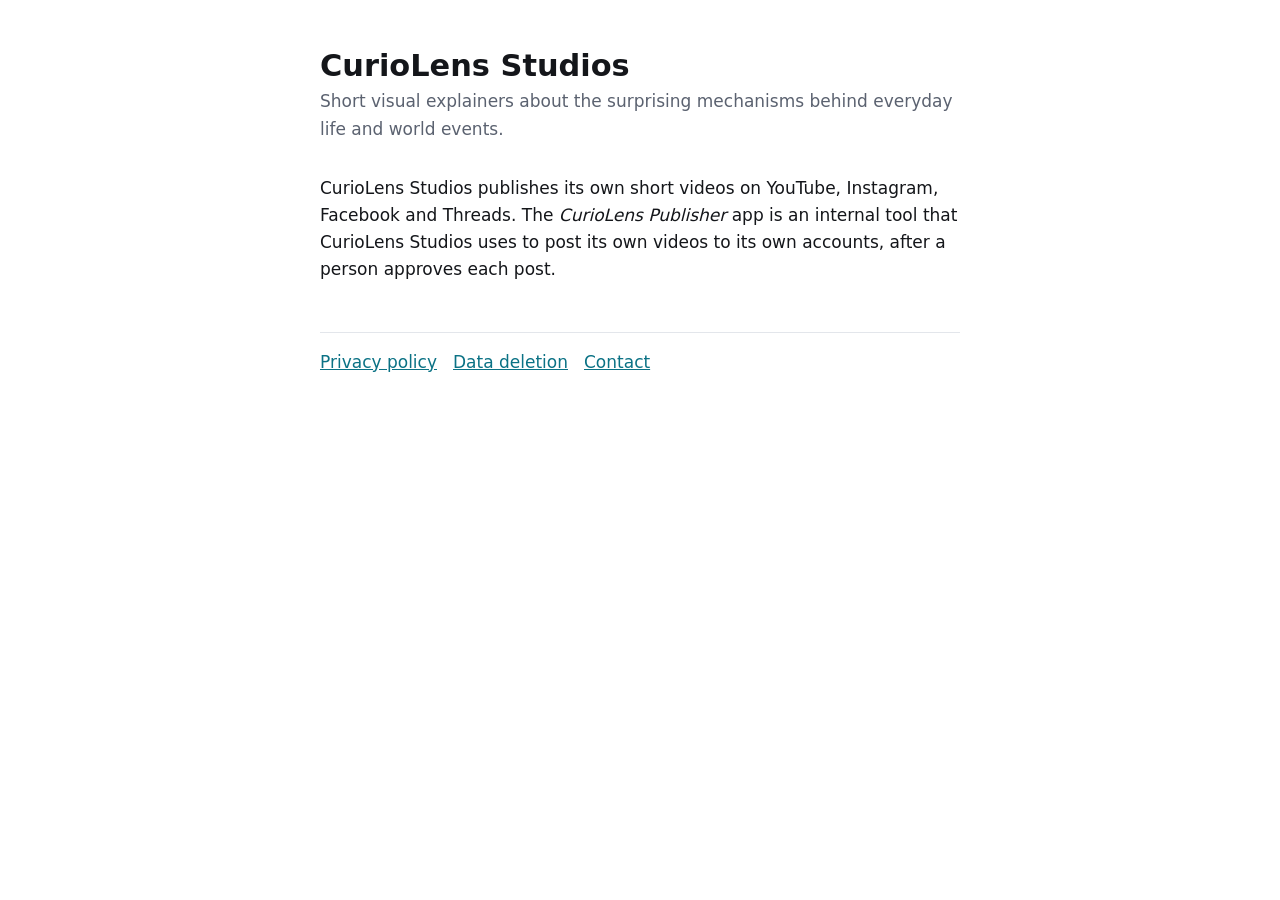
<file: index.html>
<!doctype html>
<html lang="en">
<head>
<meta charset="utf-8">
<meta name="viewport" content="width=device-width, initial-scale=1">
<title>CurioLens Studios</title>
<link rel="stylesheet" href="style.css">
</head>
<body>
<main>
<h1>CurioLens Studios</h1>
<p class="meta">Short visual explainers about the surprising mechanisms behind everyday life and world events.</p>
<p>CurioLens Studios publishes its own short videos on YouTube, Instagram, Facebook and Threads. The <em>CurioLens Publisher</em> app is an internal tool that CurioLens Studios uses to post its own videos to its own accounts, after a person approves each post.</p>
<nav><a href="privacy.html">Privacy policy</a><a href="data-deletion.html">Data deletion</a><a href="mailto:curiolens.makers@gmail.com">Contact</a></nav>
</main>
</body>
</html>
</file>
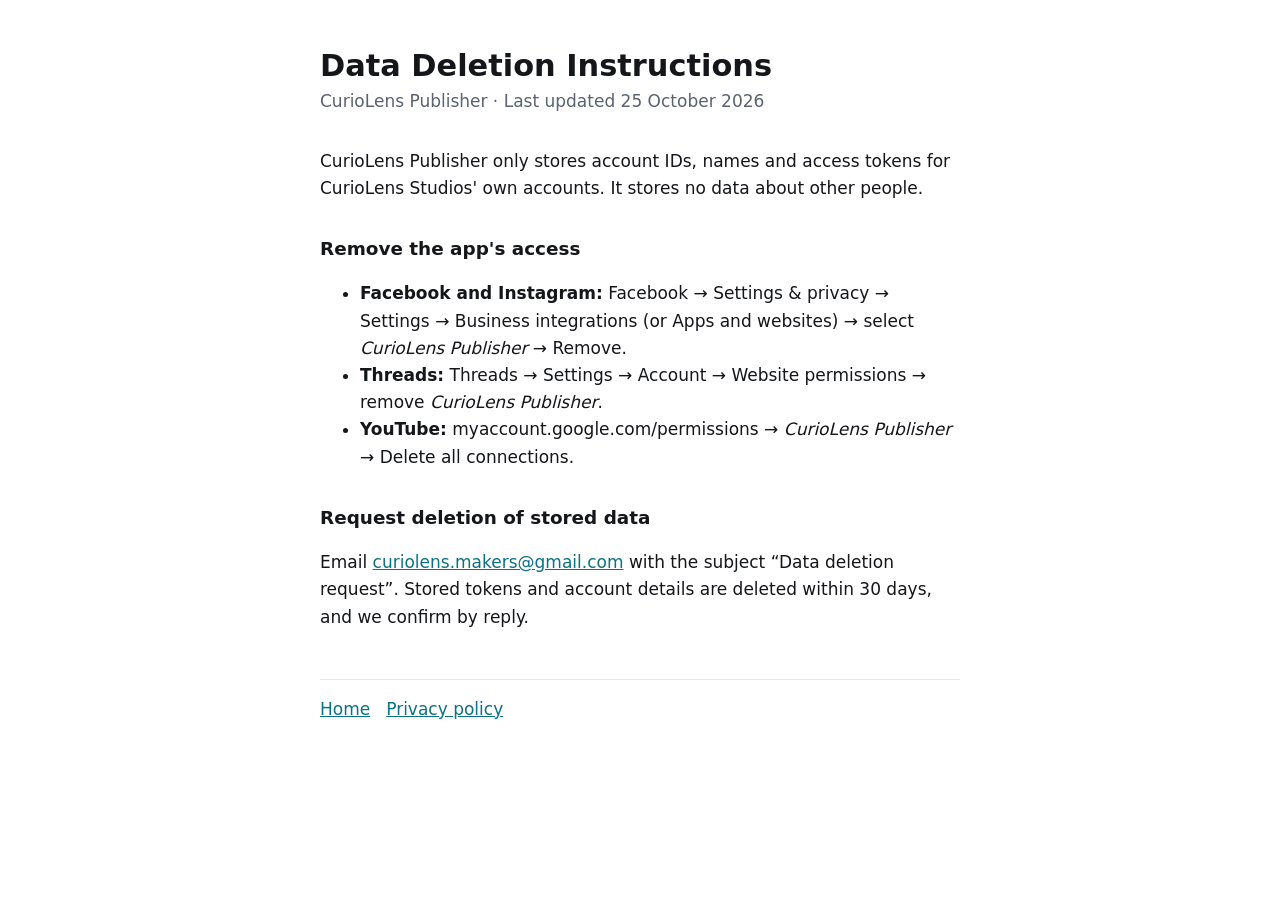
<file: data-deletion.html>
<!doctype html>
<html lang="en">
<head>
<meta charset="utf-8">
<meta name="viewport" content="width=device-width, initial-scale=1">
<title>Data Deletion</title>
<link rel="stylesheet" href="style.css">
</head>
<body>
<main>
<h1>Data Deletion Instructions</h1>
<p class="meta">CurioLens Publisher · Last updated 25 October 2026</p>

<p>CurioLens Publisher only stores account IDs, names and access tokens for CurioLens Studios' own accounts. It stores no data about other people.</p>

<h2>Remove the app's access</h2>
<ul>
<li><strong>Facebook and Instagram:</strong> Facebook → Settings &amp; privacy → Settings → Business integrations (or Apps and websites) → select <em>CurioLens Publisher</em> → Remove.</li>
<li><strong>Threads:</strong> Threads → Settings → Account → Website permissions → remove <em>CurioLens Publisher</em>.</li>
<li><strong>YouTube:</strong> myaccount.google.com/permissions → <em>CurioLens Publisher</em> → Delete all connections.</li>
</ul>

<h2>Request deletion of stored data</h2>
<p>Email <a href="mailto:curiolens.makers@gmail.com">curiolens.makers@gmail.com</a> with the subject “Data deletion request”. Stored tokens and account details are deleted within 30 days, and we confirm by reply.</p>

<nav><a href="index.html">Home</a><a href="privacy.html">Privacy policy</a></nav>
</main>
</body>
</html>
</file>
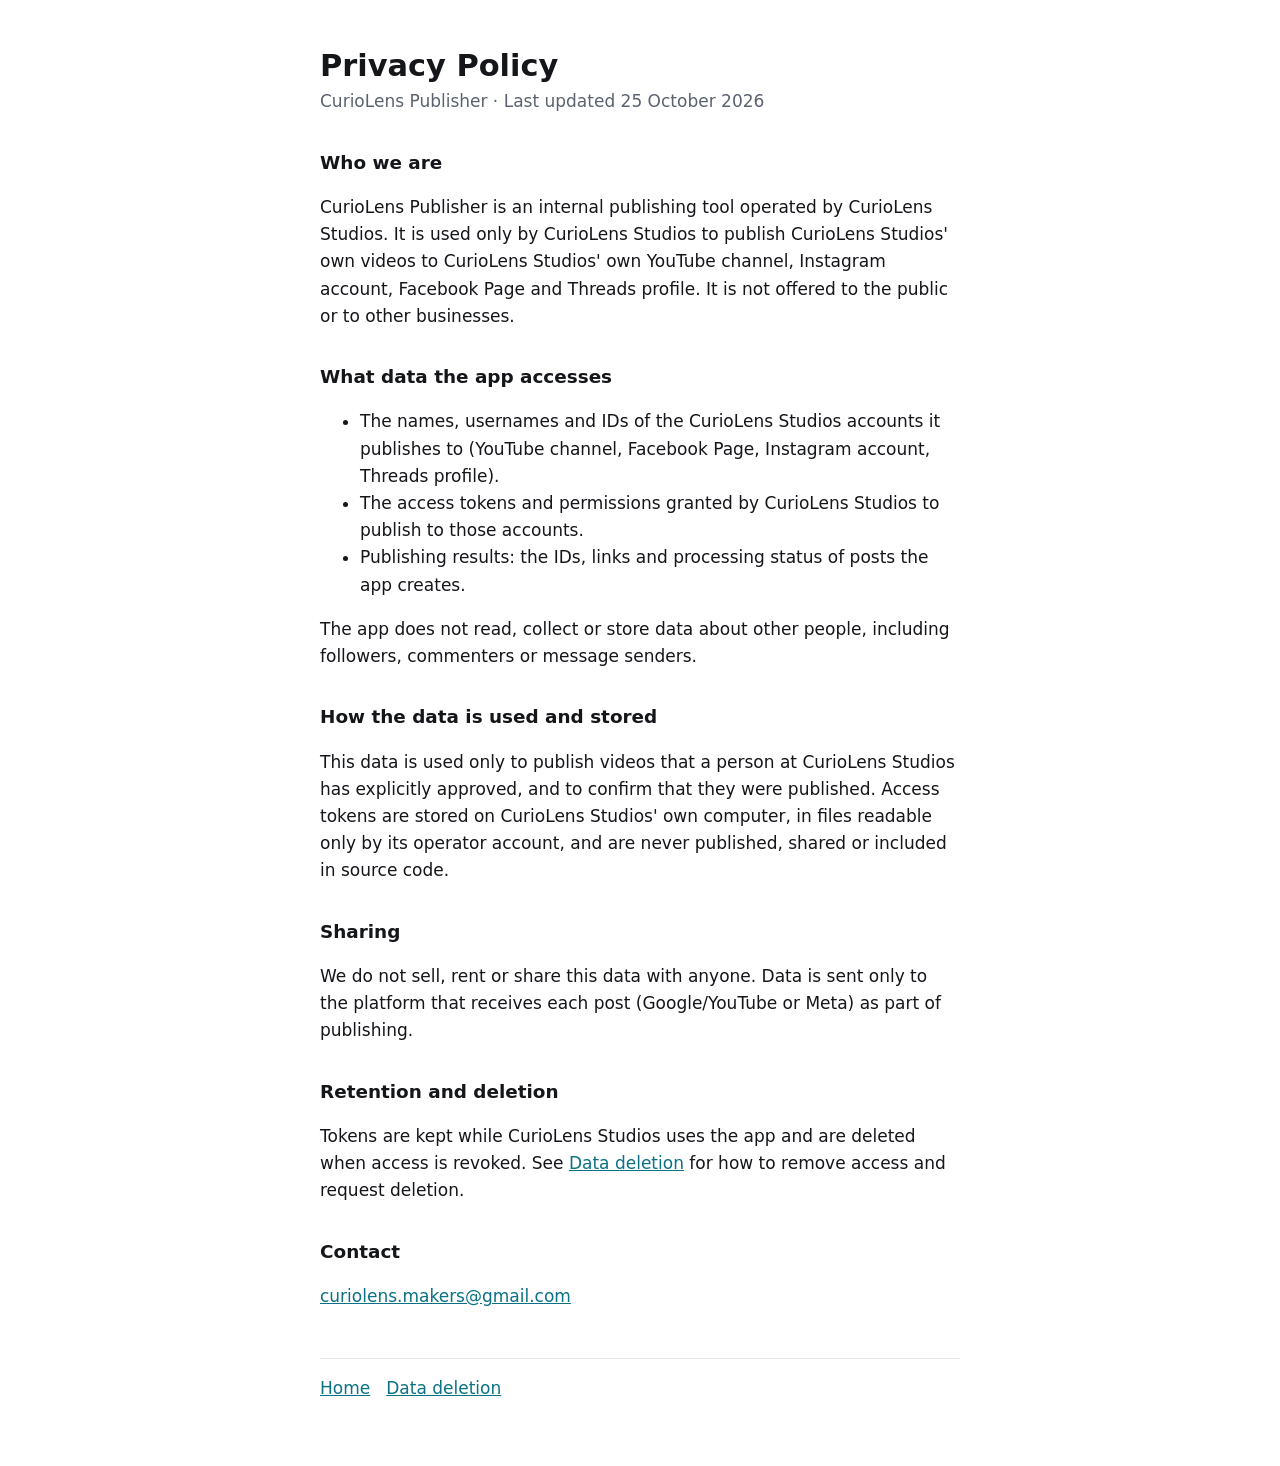
<file: privacy.html>
<!doctype html>
<html lang="en">
<head>
<meta charset="utf-8">
<meta name="viewport" content="width=device-width, initial-scale=1">
<title>Privacy Policy</title>
<link rel="stylesheet" href="style.css">
</head>
<body>
<main>
<h1>Privacy Policy</h1>
<p class="meta">CurioLens Publisher · Last updated 25 October 2026</p>

<h2>Who we are</h2>
<p>CurioLens Publisher is an internal publishing tool operated by CurioLens Studios. It is used only by CurioLens Studios to publish CurioLens Studios' own videos to CurioLens Studios' own YouTube channel, Instagram account, Facebook Page and Threads profile. It is not offered to the public or to other businesses.</p>

<h2>What data the app accesses</h2>
<ul>
<li>The names, usernames and IDs of the CurioLens Studios accounts it publishes to (YouTube channel, Facebook Page, Instagram account, Threads profile).</li>
<li>The access tokens and permissions granted by CurioLens Studios to publish to those accounts.</li>
<li>Publishing results: the IDs, links and processing status of posts the app creates.</li>
</ul>
<p>The app does not read, collect or store data about other people, including followers, commenters or message senders.</p>

<h2>How the data is used and stored</h2>
<p>This data is used only to publish videos that a person at CurioLens Studios has explicitly approved, and to confirm that they were published. Access tokens are stored on CurioLens Studios' own computer, in files readable only by its operator account, and are never published, shared or included in source code.</p>

<h2>Sharing</h2>
<p>We do not sell, rent or share this data with anyone. Data is sent only to the platform that receives each post (Google/YouTube or Meta) as part of publishing.</p>

<h2>Retention and deletion</h2>
<p>Tokens are kept while CurioLens Studios uses the app and are deleted when access is revoked. See <a href="data-deletion.html">Data deletion</a> for how to remove access and request deletion.</p>

<h2>Contact</h2>
<p><a href="mailto:curiolens.makers@gmail.com">curiolens.makers@gmail.com</a></p>

<nav><a href="index.html">Home</a><a href="data-deletion.html">Data deletion</a></nav>
</main>
</body>
</html>
</file>
<file: style.css>
:root {
	--bg: #ffffff;
	--fg: #14161a;
	--muted: #5b6270;
	--accent: #0b7285;
	--rule: #e3e6eb;
}
@media (prefers-color-scheme: dark) {
	:root {
		--bg: #0f1216;
		--fg: #e8eaed;
		--muted: #a2a9b4;
		--accent: #5cc8d8;
		--rule: #262b33;
	}
}
* { box-sizing: border-box; }
body {
	margin: 0;
	background: var(--bg);
	color: var(--fg);
	font: 17px/1.6 system-ui, -apple-system, "Segoe UI", sans-serif;
}
main { max-width: 42rem; margin: 0 auto; padding: 3rem 1rem 4rem; }
h1 { font-size: 1.9rem; line-height: 1.2; margin: 0 0 0.25rem; }
h2 { font-size: 1.15rem; margin: 2rem 0 0.5rem; }
p, li { color: var(--fg); }
.meta { color: var(--muted); margin: 0 0 2rem; }
a { color: var(--accent); }
nav { border-top: 1px solid var(--rule); margin-top: 3rem; padding-top: 1rem; color: var(--muted); }
nav a { margin-right: 1rem; }
</file>
